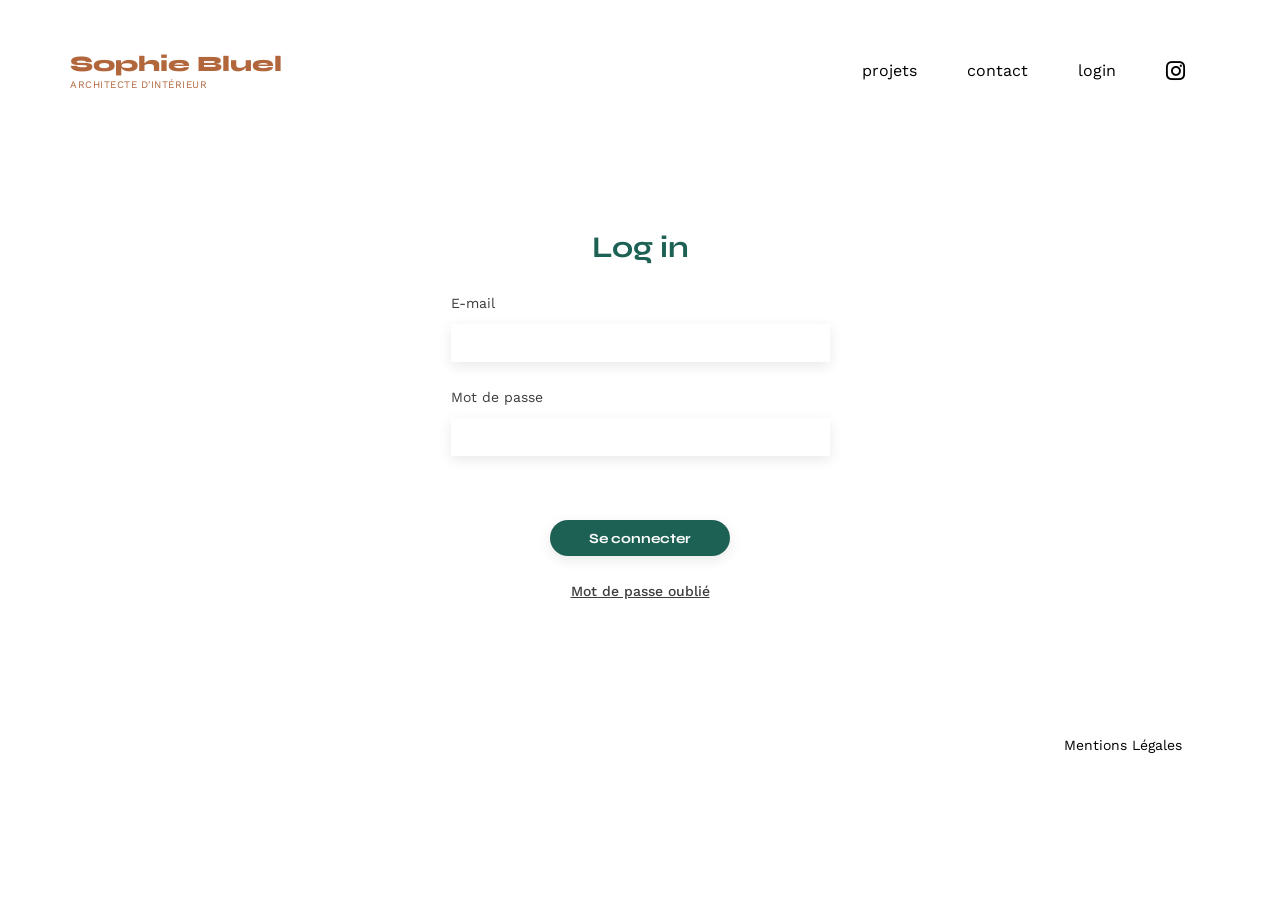
<file: FrontEnd/login.html>
<!DOCTYPE html>
<html lang="fr">
    <head>
        <meta charset="UTF-8">
        <title>Login - Sophie Bluel</title>
        <meta name="viewport" content="width=device-width, initial-scale=1.0">
        <link rel="preconnect" href="https://fonts.googleapis.com">
        <link rel="preconnect" href="https://fonts.gstatic.com" crossorigin>
        <link href="https://fonts.googleapis.com/css2?family=Syne:wght@700;800&family=Work+Sans&display=swap" rel="stylesheet">
        <link rel="stylesheet" href="https://cdnjs.cloudflare.com/ajax/libs/font-awesome/6.5.0/css/all.min.css"/>
        <meta name="description" content="">
        <link rel="stylesheet" href="./assets/style.css">
        <link rel="stylesheet" href="login.css">
        <script type="module" src="connexion.js"></script>
    </head>
    <body>
        <header>
            <h1>Sophie Bluel <span>Architecte d'intérieur</span></h1>
            <nav>
                <ul>
                    <li><a href="index.html" target="_blank">projets</a></li>
                    <li><a href="index.html#contact" target="_blank">contact</a></li>
                    <li><a href="login.html" target="_blank">login</a></li>
                    <li><a href="#" title="instagram"><i class="fa-brands fa-instagram"></i></a></li>
                </ul>
            </nav>
        </header>
        <main>
            <section id="login-section">
                <h2>Log in</h2>
                <form id="login-form"  method="post">
                    <label for="email">E-mail</label>
                    <input type="email" name="email" id="email" class="text-input">
                    <label for="password">Mot de passe</label>
                    <input type="password" name="password" id="password" class="text-input">
                    <input type="submit" value="Se connecter">
                    <a href="#">Mot de passe oublié</a>
                </form>
            </section>
        </main>
        <footer>
            <nav>
                <ul>
                    <li>Mentions Légales</li>
                </ul>
            </nav>
        </footer>
    </body>
</html>
</file>
<file: FrontEnd/assets/style.css>
/* http://meyerweb.com/eric/tools/css/reset/
   v2.0 | 20110126
   License: none (public domain)
*/

html, body, div, span, applet, object, iframe,
h1, h2, h3, h4, h5, h6, p, blockquote, pre,
a, abbr, acronym, address, big, cite, code,
del, dfn, em, img, ins, kbd, q, s, samp,
small, strike, strong, sub, sup, tt, var,
b, u, i, center,
dl, dt, dd, ol, ul, li,
fieldset, form, label, legend,
table, caption, tbody, tfoot, thead, tr, th, td,
article, aside, canvas, details, embed,
figure, figcaption, footer, header, hgroup,
menu, nav, output, ruby, section, summary,
time, mark, audio, video {
	margin: 0;
	padding: 0;
	border: 0;
	font-size: 100%;
	font: inherit;
	vertical-align: baseline;
}
/* HTML5 display-role reset for older browsers */
article, aside, details, figcaption, figure,
footer, header, hgroup, menu, nav, section {
	display: block;
}
body {
	line-height: 1;
}
ol, ul {
	list-style: none;
}
blockquote, q {
	quotes: none;
}
blockquote:before, blockquote:after,
q:before, q:after {
	content: '';
	content: none;
}
table {
	border-collapse: collapse;
	border-spacing: 0;
}

/** end reset css**/

body {
	max-width: 1140px;
	margin: auto;
	font-family: 'Work Sans' ;
	font-size: 14px;
}

body.no-scroll {
	overflow: hidden;
}

.edit-bar {
	align-items: center;
	justify-content: center;
	background-color: #000000;
	color: #FFFFFF;
	font-family: 'Work Sans';
	font-size: 16px;
	font-weight: 400;
	height: 59px;
	width: 100%;
	position: fixed;
	top: 0;
	left: 0;
	gap: 10px;
}

/** Header **/

header {
	display: flex;
	justify-content: space-between;
	margin: 50px 0;
	height: 42px;
}

h1{
	display: flex;
	flex-direction: column;
	justify-content: space-around;
	font-family: 'Syne';
	font-size: 22px;
	font-weight: 800;
	color: #B1663C
}

h1 > span {
	font-family: 'Work Sans';
	font-weight: 400;
	font-size:10px;
	letter-spacing: 0.05em;
	text-transform: uppercase;
}

nav ul {
	display: flex;
	align-items: center;
	justify-content: center;
	list-style-type: none;
}

header li {
	padding: 10px 25px;
	font-size: 16px;
	font-weight: 400;
	text-decoration: none;
}

nav li a:visited, nav li a {
	color: inherit;
	text-decoration: none;
}

li:hover, li i:hover{
	color: #000000;
	font-weight: 700;
	text-decoration: none;
}

.fa-brands {
	font-size: 22px;
}

/** Main **/

main {
	padding: 0 100px;
}

/** Sections **/

h2{
	font-family: 'Syne';
	font-weight: 700;
	font-size: 30px;
	color: #1D6154;
}


/** Introduction **/

#introduction {
	display: flex;
	align-items: center;
	margin: 140px 0;	
}

#introduction figure {
	flex: 1
}

#introduction img {
	display: block;
	margin: 0px;
	width: 474px;
}

#introduction article {
	flex: 1;
	padding: 0 70px;
}

#introduction h2 {
	margin-bottom: 1em;
}

#introduction p {
	margin-bottom: 1.5em;
	width: 404px;
	font-size: 14px;
	font-weight: 400;
}

/** Portfolio **/

#portfolio h2 {
	text-align: center;
	margin-bottom: 1.5em;
}

.filters {
	display: flex;
	flex-direction: row;
	justify-content: center;
	align-items: center;
	margin-bottom: 3.5em;
	gap: 10px;
}

.filters button{
	color: #1D6154;
	border: 1px solid #1D6154;
	border-radius: 60px;
	background-color: white;
	height: 37px;
	font-family: 'Syne';
	font-size: 16px;
	font-weight: 700;
	min-width: 100px;
	padding: 0 10px
}

.filters .filtre-actif{
	background-color: #1D6154;
	color: white;
}

.gallery {
	width: 100%;
	display: grid;
	grid-template-columns: 1fr 1fr 1fr;
	grid-column-gap: 20px;
	grid-row-gap: 15px;
}

.gallery img {
	width: 100%;
}

.gallery figcaption {
	margin-top: 5px;
}

/** Portfolio mode edition **/

.portfolio-header {
	display: flex;
	flex-direction: row;
	justify-content: center;
	align-items: center;
	margin-bottom: 3em;
	margin-left: 150px;
}

.edit-btn {
	background-color: #FFFFFF;
	border: none;
	padding: 10px 30px;
	cursor: pointer;
	margin-bottom: 3em;;
}

.portfolio-header a{
	color: #000000;
	text-decoration: none;
	display: flex;
	gap: 10px;
	font-family: 'Work Sans';
	font-size: 14px;
	text-align: center;
}

/** Modal **/

.modal1, .modal2 {
	overflow-y: auto;
	display: flex;
	position: fixed;
	top:0;
	left:0;
	width: 100%;
	height: 100%;
	background-color: rgba(0, 0, 0, 0.3);
	align-items: center;
	justify-content: center;
}

.modal-content, .modal2-content {
	display: flex;
	flex-direction: column;
	padding: 20px 0px 0px 0px;
	align-items: center;
	background-color: #FFFFFF;
	width: 630px;
	height: 688px;
	margin:auto;
	border-radius: 10px;
}

.modal-content button.js-modal-close, .modal2-content button.js-modal2-close {
	border: none;
	background-color: #FFFFFF;
	width: 24px;
	height: 24px;
	margin-left: auto;
	margin-right: 40px;
}

.modal2-content button.js-modal-back {
	border: none;
	background-color: #FFFFFF;
	width: 21px;
	height: 21px;
	margin-left: 40px;
	margin-right: auto;
	align-self: flex-start;
}

.modal2-content .close-and-back {
	display: flex;
	flex-direction: row;
	width: 100%;
	align-items: center;
	justify-content: space-between;
}

.modal-content i, .modal2-content i {
	font-size: 18px;
	display: flex;
	align-items: center;
	cursor: pointer;
}

.modal-content button:active {
	border: none;
	text-decoration: none;
}

.modal-content h1, .modal2-content h1 {
	font-family: 'Work Sans';
	font-size: 26px;
	font-weight: 400;
	text-align: center;
	color: #000000;
	margin-top: 15px; 	
}

.gallery-modal {
	display: grid;
	grid-template-columns: 1fr 1fr 1fr 1fr 1fr;
	border-bottom: #B3B3B3 solid 1px;
	padding: 0px 0px 50px 0px;
	margin-top: 50px;
}

 .img-container img {
	width: 77px;
	height: 103px;
	padding: 0px 5px 25px 5px;
}

.img-container {
	position: relative;
	display: inline-block;
}

.delete-button {
	position: absolute;
	top: 5px;
	right: 10px;
	background: #000000;
	color:#FFFFFF;
	border: none;
	border-radius: 2px; 
	width: 17px;
	height: 17px;
	display: flex;
	align-items: center;
	justify-content: center;
	cursor: pointer;
}

.delete-button i {
	font-size: 10px;
}

.modal-content button.add-photo-button {
	width: 237px;
	height: 36px;
	border: none;
	border-radius: 60px;
	margin-top: 40px ;
	background-color: #1D6154;
	display: flex;
	align-items: center;
	justify-content: center;
}

.modal-content a.js-modal2 {
	color: #FFFFFF;
	text-decoration: none;
	font-family: 'Syne';
	font-size: 14px;
}

.modal-content button.add-photo-button:hover {
	background-color: #0E2F28;
}

.modal2-content .add-works-form {
	width: 420px;
	margin: 40px auto 0px auto;
	display: flex;
	flex-direction: column;
	text-align: left;
	border-bottom: #B3B3B3 solid 1px;
	padding-bottom: 30px;
}

.add-works-form .text-input {
	height: 51px;
	font-size: 14px;
	border: none;
	box-shadow: 0px 4px 14px rgba(0, 0, 0, 0.09);
	margin-bottom: 1em;
	font-family: 'Work Sans';
	font-size: 14px;
	margin-top: 15px;
	margin-bottom: 30px;
	color: #6C6C6C;
}

.ajout-photo-container {
	display: flex;
	flex-direction: column;
	align-items: center;
	justify-content: center;
	width: 420px;
	height: 169px;
	background-color: #E8F1F6;
	border-radius: 3px;
	text-align: center;
	font-family: 'Work Sans';
	font-size: 14px;
	color: #B9C5CC;
	margin-bottom: 2em;
	position: relative;
	overflow: hidden;
}

.ajout-photo-container.has-image *:not(img.preview){
	display: none;
}

.ajout-photo-container img.preview {
	max-width: 100%;
    max-height: 100%;
    width: auto;
    height: auto;
    object-fit: contain;
}

.ajout-photo-container  i.fa-regular.fa-image {
	width: 76px;
	height: 76px;
	font-size: 68px;
	color: #B9C5CC;
	margin-bottom: 5px;
}

.upload-instructions {
	border: none;
	width: 173px;
	height: 36px;
	background-color: #CBD6DC;
	border-radius: 50px;
	color: #306685;
	display: flex;
	align-items: center;
	justify-content: center;
	cursor: pointer;
}

.photo-format-info {
	margin-top: 10px;
	font-size: 10px;
	color: #444444;
}

#save-changes-button {
	background-color: #A7A7A7;
	font-size: 14px;
	width: 237px;
	height: 36px;
	border: none;
	margin-top: 40px;
	cursor: default;
}

#save-changes-button.enabled {
	background-color: #1D6154;
	cursor: pointer;
}

#save-changes-button.enabled:hover {
	background-color: #0E2F28;
}	

.modal2-content .save-changes-button:hover {
	cursor: pointer;
	background-color: #7A7A7A;
}

/** Contact **/

#contact {
	width: 50%;
	margin: 80px auto;
	width: 379px;
}
#contact > * {
	text-align: center;
	font-size: 16px;
	font-weight: 400;
}
#contact h2{
	margin-bottom: 20px;
	font-size: 30px;
	font-weight: 700;
}
#contact form {
	text-align: left;
	display: flex;
	flex-direction: column;
}

#contact input {
	height: 36px;
	font-size: 14px;
	border: none;
	box-shadow: 0px 4px 14px rgba(0, 0, 0, 0.09);
	margin-bottom: 1em;
}



#contact label {
	margin: 2em 0 1em 0;
	
}

#contact textarea {
	border: none;
	box-shadow: 0px 4px 14px rgba(0, 0, 0, 0.09);
}

input[type="submit"]{
	font-family: 'Syne';
	font-weight: 700;
	color: white;
	background-color: #1D6154;
	margin : 3em auto ;
	width: 180px;
	text-align: center;
	border-radius: 60px ;
	margin-top: 50px;
}

input[type="submit"]:hover {
	cursor: pointer;
	background-color: #0E2F28;
}

/** Footer **/

footer nav ul {
	display: flex;
	justify-content: flex-end;
	margin: 2em
}
</file>
<file: FrontEnd/login.css>
#login-section {
	width: 50%;
	margin: 140px auto;
    width: 379px;
}
#login-section > * {
	text-align: center;
	font-size: 14px;
	font-weight: 400;
	color: #3D3D3D;
}

#login-section h2{
	margin-bottom: 20px;
	font-size: 30px;
	font-weight: 700;
	color:#1D6154;
}
#login-section form {
	text-align: left;
	display: flex;
	flex-direction: column;
}

#login-section input {
	height: 36px;
	font-size: 14px;
	border: none;
	box-shadow: 0px 4px 14px rgba(0, 0, 0, 0.09);
	margin-bottom: 1em;
}

#login-section a{
    display: block;
    text-align: center;
    margin-top: 1em;
	color: #3d3d3d;
	font-weight: 500;
}

#login-section label {
	margin: 1em 0 1em 0;
}

#login-section textarea {
	border: none;
	box-shadow: 0px 4px 14px rgba(0, 0, 0, 0.09);
}

input[type="submit"]{
	font-family: 'Syne';
	font-weight: 700;
	color: white;
	background-color: #1D6154;
	margin : 2em auto ;
	width: 180px;
	text-align: center;
	border-radius: 60px ;
	margin-top: 50px;
}

input[type="submit"]:hover {
	cursor: pointer;
	background-color: #0E2F28;
}

#login-section form span {
	display: block;
	margin-top: 1em;
	text-align: center;
}

/** Footer **/

footer nav ul {
	display: flex;
	justify-content: flex-end;
	margin: 2em
}
</file>
